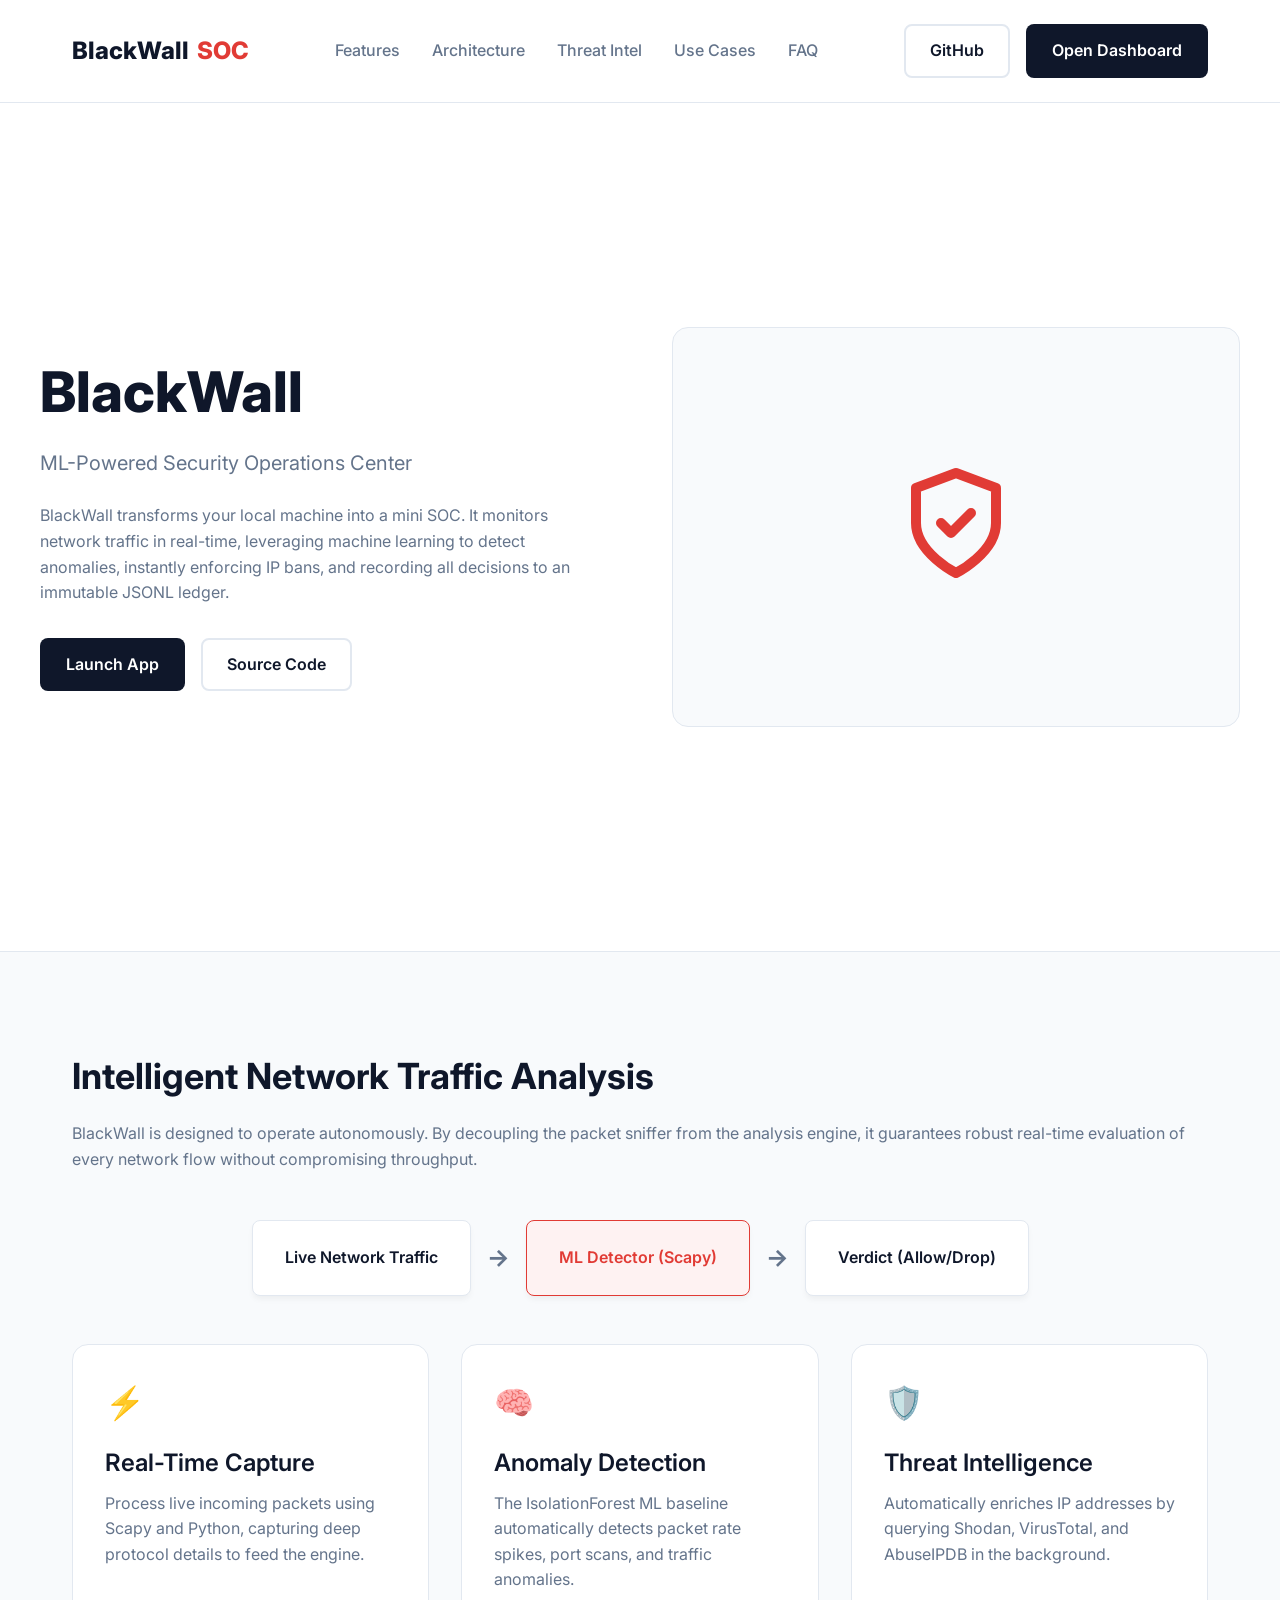
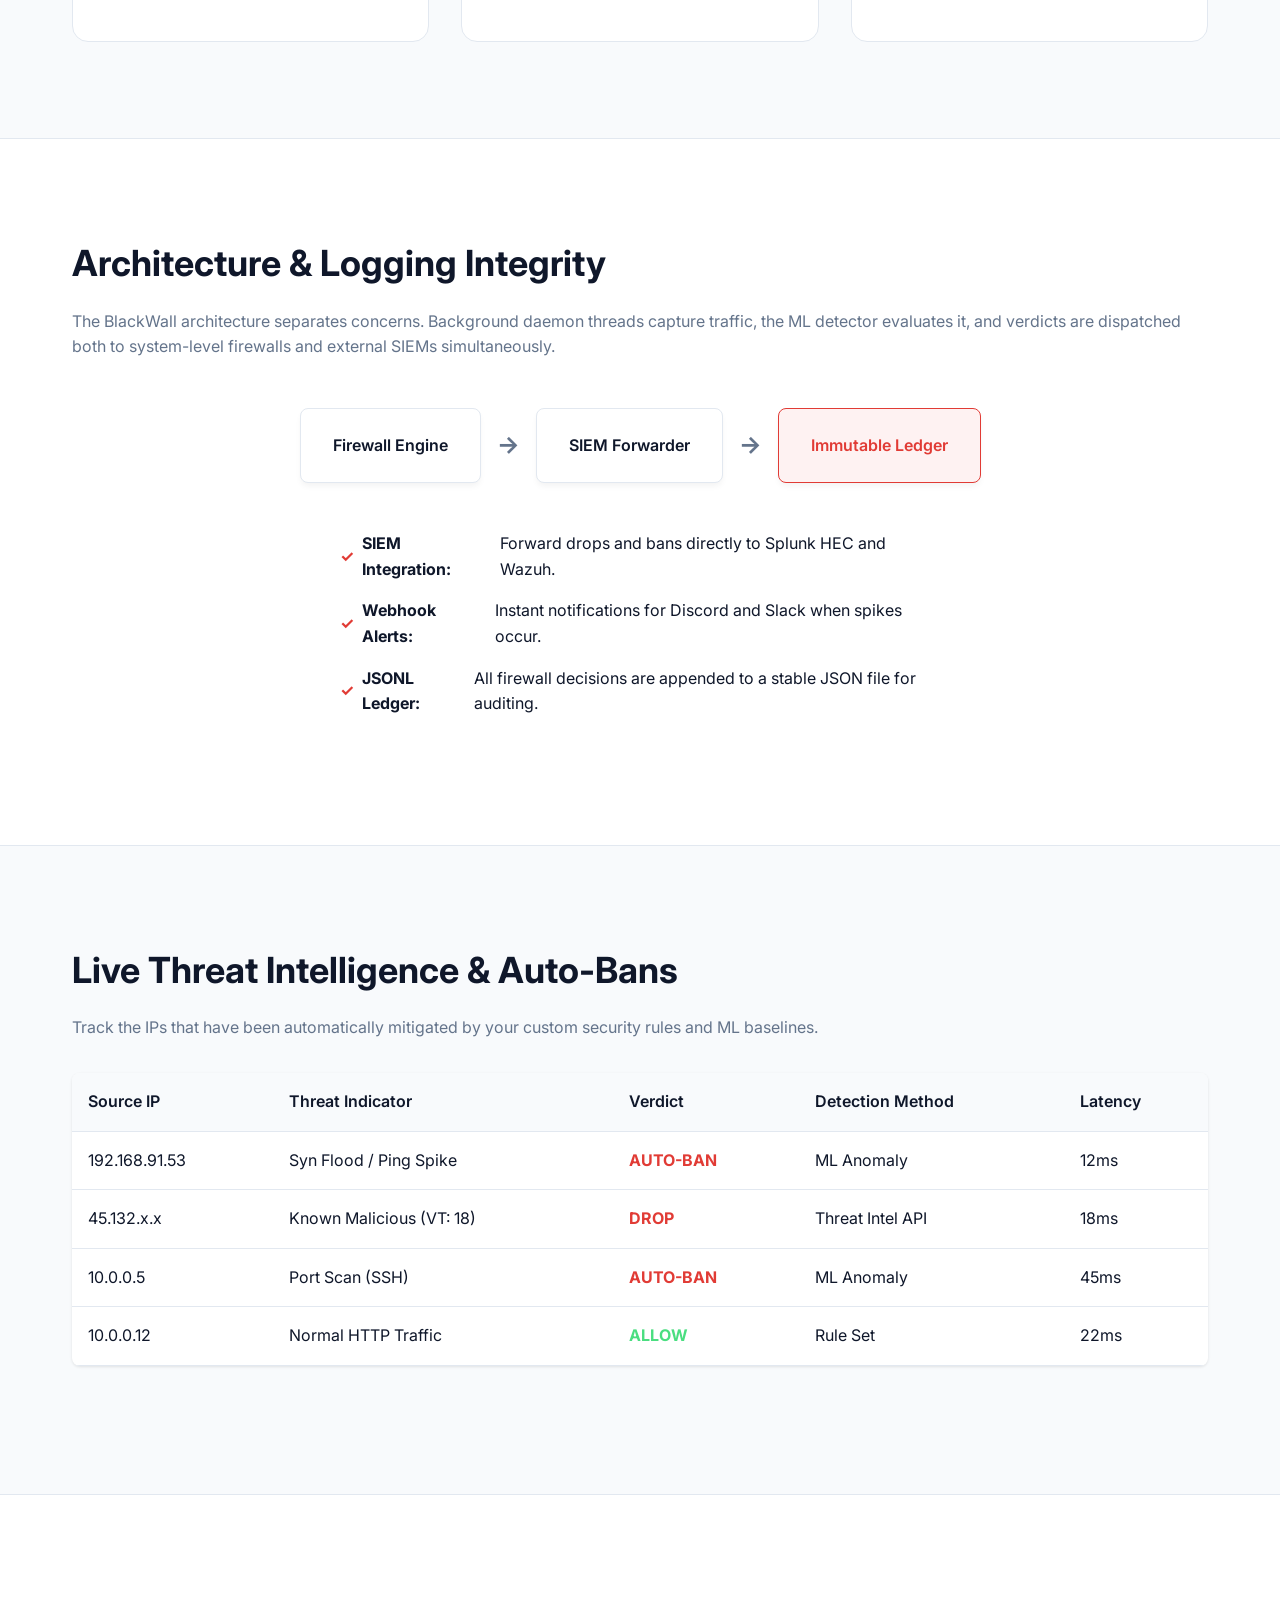
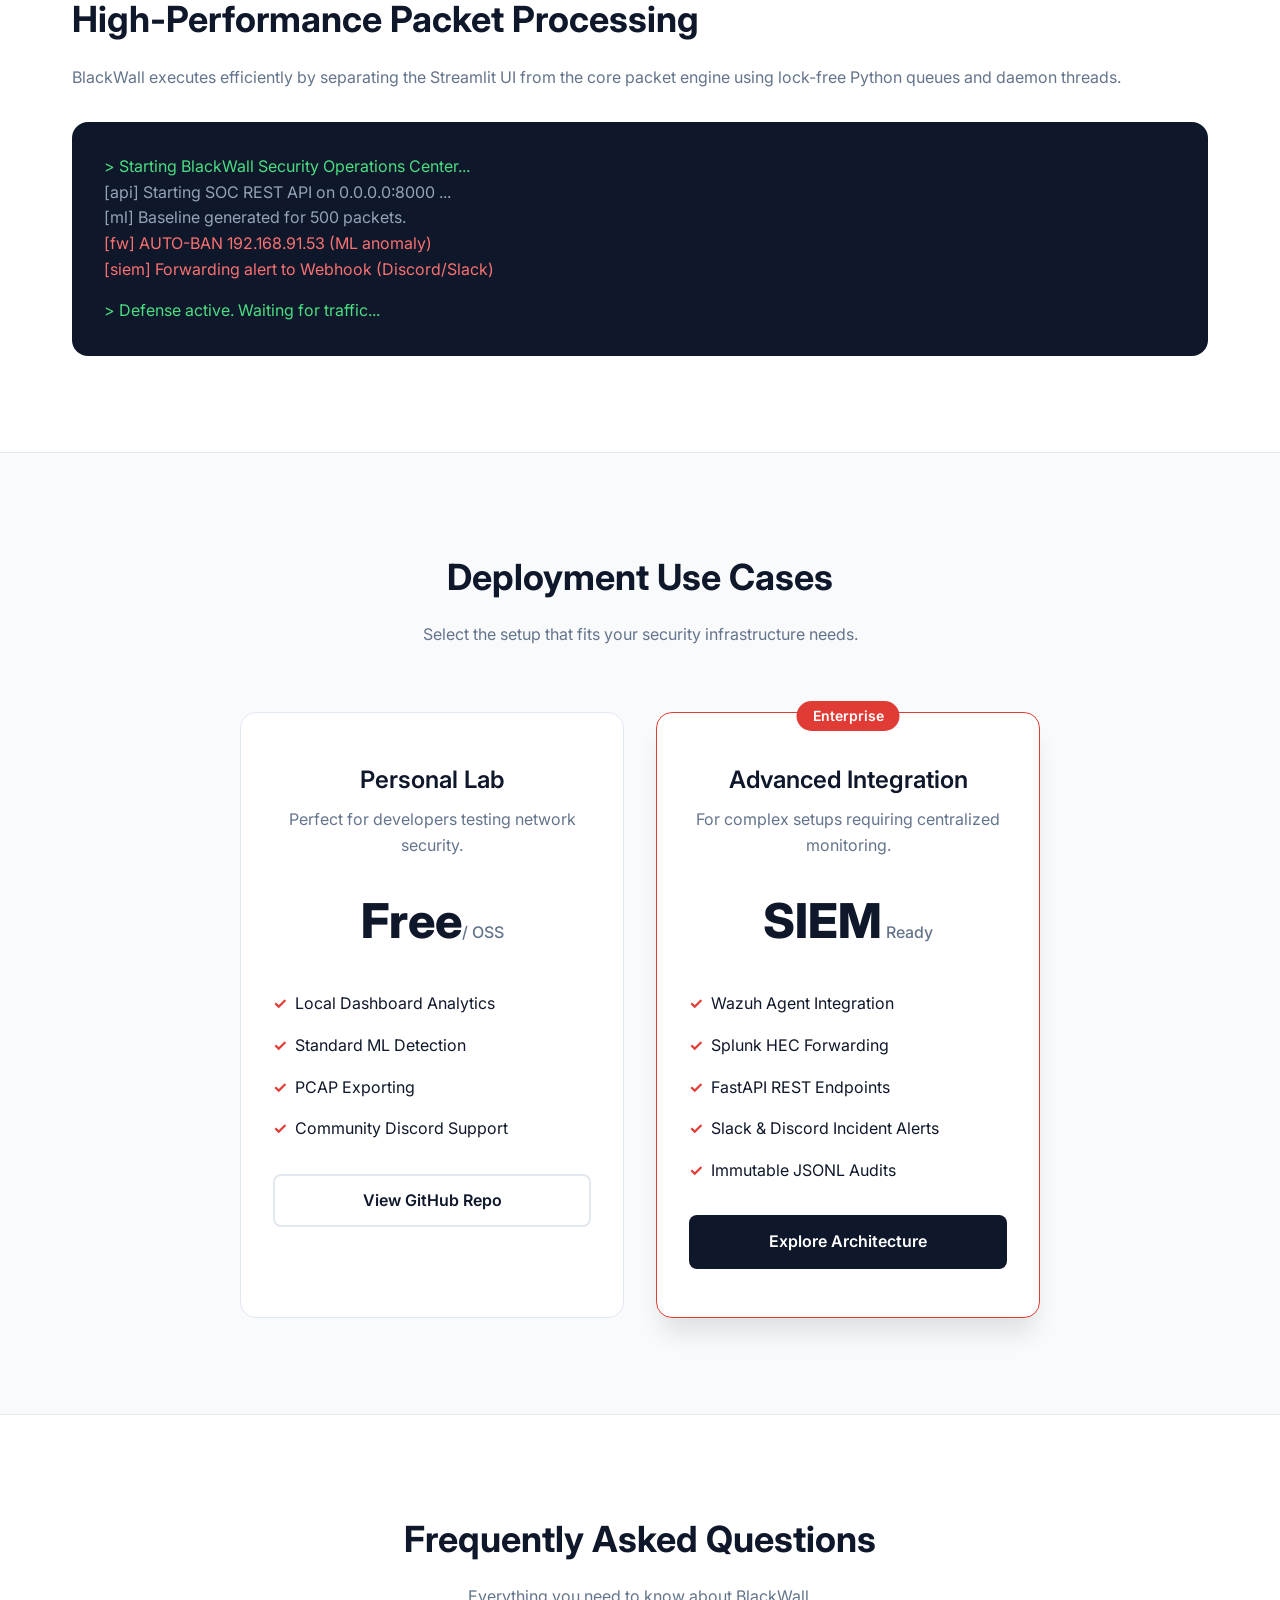
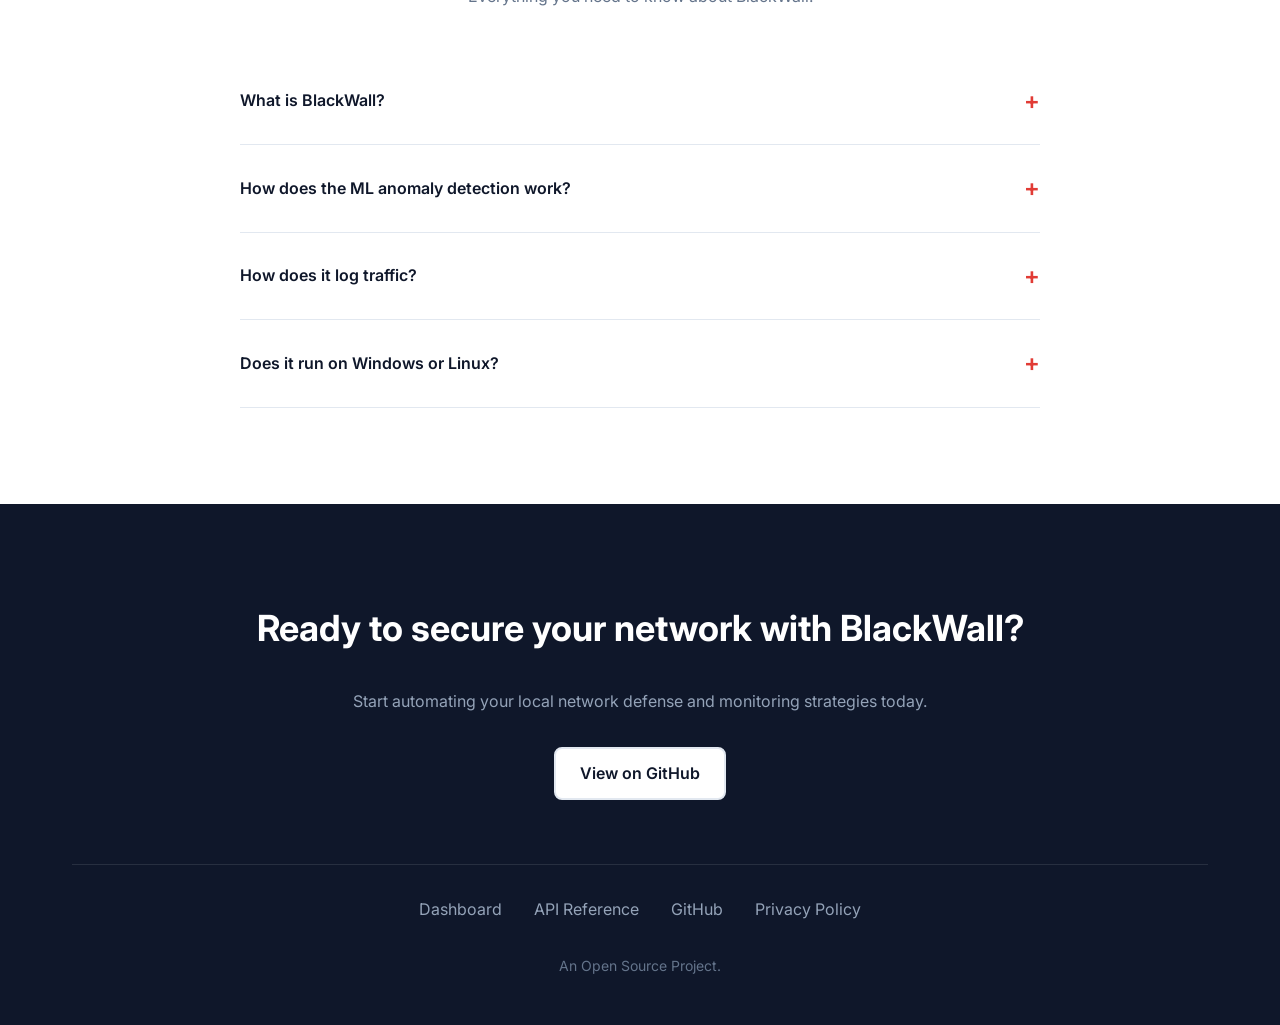
<file: docs/index.html>
<!DOCTYPE html>
<html lang="en">
<head>
    <meta charset="UTF-8">
    <meta name="viewport" content="width=device-width, initial-scale=1.0">
    <title>BlackWall - ML-Powered Security Operations Center</title>
    <meta name="description" content="BlackWall is an open-source, ML-powered Security Operations Center and firewall engine that brings enterprise-level network monitoring to your local machine.">
    <meta name="keywords" content="BlackWall, SOC, Security Operations Center, Firewall, ML Anomaly Detection, IsolationForest, Scapy, SIEM, Splunk, Wazuh">
    <meta property="og:title" content="BlackWall - ML-Powered Security Operations Center">
    <meta property="og:description" content="Transform your local machine into a mini SOC with real-time network monitoring, machine learning anomaly detection, and JSONL ledgers.">
    <meta property="og:type" content="website">
    <meta name="twitter:card" content="summary_large_image">
    <meta name="twitter:title" content="BlackWall - ML-Powered Security Operations Center">
    <meta name="twitter:description" content="Transform your local machine into a mini SOC with real-time network monitoring and ML anomaly detection.">
    <link href="https://fonts.googleapis.com/css2?family=Inter:wght@400;500;600;700;800&display=swap" rel="stylesheet">
    <link href="style.css" rel="stylesheet">
</head>
<body>

    <nav>
        <div class="container nav-container">
            <div class="logo">BlackWall <span>SOC</span></div>
            <div class="nav-links">
                <a href="#features">Features</a>
                <a href="#architecture">Architecture</a>
                <a href="#data">Threat Intel</a>
                <a href="#pricing">Use Cases</a>
                <a href="#faq">FAQ</a>
            </div>
            <div class="nav-actions">
                <a href="https://github.com/rootwithkhandal/blackwall" target="_blank" class="btn btn-outline">GitHub</a>
                <a href="http://localhost:8501" class="btn btn-primary">Open Dashboard</a>
            </div>
        </div>
    </nav>

    <main>
        <section class="section-light">
            <div class="container hero">
                <div>
                    <h1>BlackWall</h1>
                    <p style="font-size: 1.25rem; margin-bottom: 1.5rem;">ML-Powered Security Operations Center</p>
                    <p>BlackWall transforms your local machine into a mini SOC. It monitors network traffic in real-time, leveraging machine learning to detect anomalies, instantly enforcing IP bans, and recording all decisions to an immutable JSONL ledger.</p>
                    <div class="hero-actions">
                        <a href="http://localhost:8501" class="btn btn-primary">Launch App</a>
                        <a href="https://github.com/rootwithkhandal/blackwall" target="_blank" class="btn btn-outline">Source Code</a>
                    </div>
                </div>
                <div class="hero-visual">
                    <div style="text-align: center;">
                        <svg width="120" height="120" viewBox="0 0 24 24" fill="none" stroke="var(--primary)" stroke-width="2" stroke-linecap="round" stroke-linejoin="round">
                            <path d="M12 22s8-4 8-10V5l-8-3-8 3v7c0 6 8 10 8 10z"></path>
                            <path d="M9 12l2 2 4-4"></path>
                        </svg>
                    </div>
                </div>
            </div>
        </section>

        <section id="features" class="section-gray">
            <div class="container">
                <h2>Intelligent Network Traffic Analysis</h2>
                <p>BlackWall is designed to operate autonomously. By decoupling the packet sniffer from the analysis engine, it guarantees robust real-time evaluation of every network flow without compromising throughput.</p>

                <div class="flowchart">
                    <div class="node">Live Network Traffic</div>
                    <div class="arrow">→</div>
                    <div class="node highlight">ML Detector (Scapy)</div>
                    <div class="arrow">→</div>
                    <div class="node">Verdict (Allow/Drop)</div>
                </div>

                <div class="features-grid">
                    <div class="feature-card">
                        <div class="feature-icon">⚡</div>
                        <h3>Real-Time Capture</h3>
                        <p>Process live incoming packets using Scapy and Python, capturing deep protocol details to feed the engine.</p>
                    </div>
                    <div class="feature-card">
                        <div class="feature-icon">🧠</div>
                        <h3>Anomaly Detection</h3>
                        <p>The IsolationForest ML baseline automatically detects packet rate spikes, port scans, and traffic anomalies.</p>
                    </div>
                    <div class="feature-card">
                        <div class="feature-icon">🛡️</div>
                        <h3>Threat Intelligence</h3>
                        <p>Automatically enriches IP addresses by querying Shodan, VirusTotal, and AbuseIPDB in the background.</p>
                    </div>
                </div>
            </div>
        </section>

        <section id="architecture" class="section-light">
            <div class="container">
                <h2>Architecture & Logging Integrity</h2>
                <p>The BlackWall architecture separates concerns. Background daemon threads capture traffic, the ML detector evaluates it, and verdicts are dispatched both to system-level firewalls and external SIEMs simultaneously.</p>

                <div class="flowchart">
                    <div class="node">Firewall Engine</div>
                    <div class="arrow">→</div>
                    <div class="node">SIEM Forwarder</div>
                    <div class="arrow">→</div>
                    <div class="node highlight">Immutable Ledger</div>
                </div>

                <ul class="pricing-features" style="max-width: 600px; margin: 2rem auto;">
                    <li><strong>SIEM Integration:</strong> Forward drops and bans directly to Splunk HEC and Wazuh.</li>
                    <li><strong>Webhook Alerts:</strong> Instant notifications for Discord and Slack when spikes occur.</li>
                    <li><strong>JSONL Ledger:</strong> All firewall decisions are appended to a stable JSON file for auditing.</li>
                </ul>
            </div>
        </section>

        <section id="data" class="section-gray">
            <div class="container">
                <h2>Live Threat Intelligence & Auto-Bans</h2>
                <p>Track the IPs that have been automatically mitigated by your custom security rules and ML baselines.</p>

                <table class="data-table">
                    <thead>
                        <tr>
                            <th>Source IP</th>
                            <th>Threat Indicator</th>
                            <th>Verdict</th>
                            <th>Detection Method</th>
                            <th>Latency</th>
                        </tr>
                    </thead>
                    <tbody>
                        <tr>
                            <td>192.168.91.53</td>
                            <td>Syn Flood / Ping Spike</td>
                            <td><span style="color: var(--primary); font-weight:bold;">AUTO-BAN</span></td>
                            <td>ML Anomaly</td>
                            <td>12ms</td>
                        </tr>
                        <tr>
                            <td>45.132.x.x</td>
                            <td>Known Malicious (VT: 18)</td>
                            <td><span style="color: var(--primary); font-weight:bold;">DROP</span></td>
                            <td>Threat Intel API</td>
                            <td>18ms</td>
                        </tr>
                        <tr>
                            <td>10.0.0.5</td>
                            <td>Port Scan (SSH)</td>
                            <td><span style="color: var(--primary); font-weight:bold;">AUTO-BAN</span></td>
                            <td>ML Anomaly</td>
                            <td>45ms</td>
                        </tr>
                        <tr>
                            <td>10.0.0.12</td>
                            <td>Normal HTTP Traffic</td>
                            <td><span style="color: #4ADE80; font-weight:bold;">ALLOW</span></td>
                            <td>Rule Set</td>
                            <td>22ms</td>
                        </tr>
                    </tbody>
                </table>
            </div>
        </section>

        <section id="speed" class="section-light">
            <div class="container">
                <h2>High-Performance Packet Processing</h2>
                <p>BlackWall executes efficiently by separating the Streamlit UI from the core packet engine using lock-free Python queues and daemon threads.</p>

                <div style="background: var(--text-dark); color: #fff; padding: 2rem; border-radius: 1rem; margin-top: 2rem; font-family: monospace; overflow-x: auto;">
                    <div style="color: #4ADE80;">> Starting BlackWall Security Operations Center...</div>
                    <div style="color: #94A3B8;">[api] Starting SOC REST API on 0.0.0.0:8000 ...</div>
                    <div style="color: #94A3B8;">[ml] Baseline generated for 500 packets.</div>
                    <div style="color: #F87171;">[fw] AUTO-BAN 192.168.91.53 (ML anomaly)</div>
                    <div style="color: #F87171;">[siem] Forwarding alert to Webhook (Discord/Slack)</div>
                    <div style="color: #4ADE80; margin-top: 1rem;">> Defense active. Waiting for traffic...</div>
                </div>
            </div>
        </section>

        <section id="pricing" class="section-gray">
            <div class="container">
                <div style="text-align: center;">
                    <h2>Deployment Use Cases</h2>
                    <p>Select the setup that fits your security infrastructure needs.</p>
                </div>

                <div class="pricing-grid">
                    <div class="pricing-card">
                        <h3>Personal Lab</h3>
                        <p>Perfect for developers testing network security.</p>
                        <div class="price">Free<span style="font-size: 1rem; color: var(--text-gray); font-weight: 500;">/ OSS</span></div>
                        <ul class="pricing-features">
                            <li>Local Dashboard Analytics</li>
                            <li>Standard ML Detection</li>
                            <li>PCAP Exporting</li>
                            <li>Community Discord Support</li>
                        </ul>
                        <a href="https://github.com/rootwithkhandal/blackwall" target="_blank" class="btn btn-outline" style="width: 100%;">View GitHub Repo</a>
                    </div>

                    <div class="pricing-card popular">
                        <div class="popular-badge">Enterprise</div>
                        <h3>Advanced Integration</h3>
                        <p>For complex setups requiring centralized monitoring.</p>
                        <div class="price">SIEM<span style="font-size: 1rem; color: var(--text-gray); font-weight: 500;"> Ready</span></div>
                        <ul class="pricing-features">
                            <li>Wazuh Agent Integration</li>
                            <li>Splunk HEC Forwarding</li>
                            <li>FastAPI REST Endpoints</li>
                            <li>Slack & Discord Incident Alerts</li>
                            <li>Immutable JSONL Audits</li>
                        </ul>
                        <a href="architecture.html" class="btn btn-primary" style="width: 100%;">Explore Architecture</a>
                    </div>
                </div>
            </div>
        </section>

        <section id="faq" class="section-light">
            <div class="container">
                <div style="text-align: center;">
                    <h2>Frequently Asked Questions</h2>
                    <p>Everything you need to know about BlackWall.</p>
                </div>

                <div class="faq-list">
                    <details class="faq-item">
                        <summary class="faq-question">What is BlackWall? <span class="faq-toggle">+</span></summary>
                        <div class="faq-answer">BlackWall is an open-source, ML-powered Security Operations Center and firewall engine that brings enterprise-level network monitoring to your local machine.</div>
                    </details>
                    <details class="faq-item">
                        <summary class="faq-question">How does the ML anomaly detection work? <span class="faq-toggle">+</span></summary>
                        <div class="faq-answer">It uses an Isolation Forest algorithm from scikit-learn. The system profiles your baseline traffic for the first 5 minutes. After that, any sudden spikes in packet rates or unusual port activity are flagged as anomalies and automatically blocked.</div>
                    </details>
                    <details class="faq-item">
                        <summary class="faq-question">How does it log traffic? <span class="faq-toggle">+</span></summary>
                        <div class="faq-answer">A key requirement for incident response is stable logs. BlackWall appends every firewall rule and drop verdict into a flat JSONL ledger.</div>
                    </details>
                    <details class="faq-item">
                        <summary class="faq-question">Does it run on Windows or Linux? <span class="faq-toggle">+</span></summary>
                        <div class="faq-answer">It runs on both! On Linux, BlackWall seamlessly integrates with iptables to enforce bans at the kernel level. On Windows, it gracefully falls back to application-layer packet inspection without breaking the dashboard.</div>
                    </details>
                </div>
            </div>
        </section>
    </main>

    <footer>
        <div class="container">
            <h2>Ready to secure your network with BlackWall?</h2>
            <p style="max-width: 600px; margin: 0 auto 2rem; color: #94A3B8;">Start automating your local network defense and monitoring strategies today.</p>
            <a href="https://github.com/rootwithkhandal/blackwall" target="_blank" class="btn btn-outline" style="color: var(--text-dark);">View on GitHub</a>

            <div class="footer-links">
                <a href="http://localhost:8501">Dashboard</a>
                <a href="api-reference.html">API Reference</a>
                <a href="https://github.com/rootwithkhandal/blackwall" target="_blank">GitHub</a>
                <a href="privacy-policy.html">Privacy Policy</a>
            </div>
            <p style="color: #64748B; font-size: 0.875rem;">An Open Source Project.</p>
        </div>
    </footer>


</body>
</html>
</file>
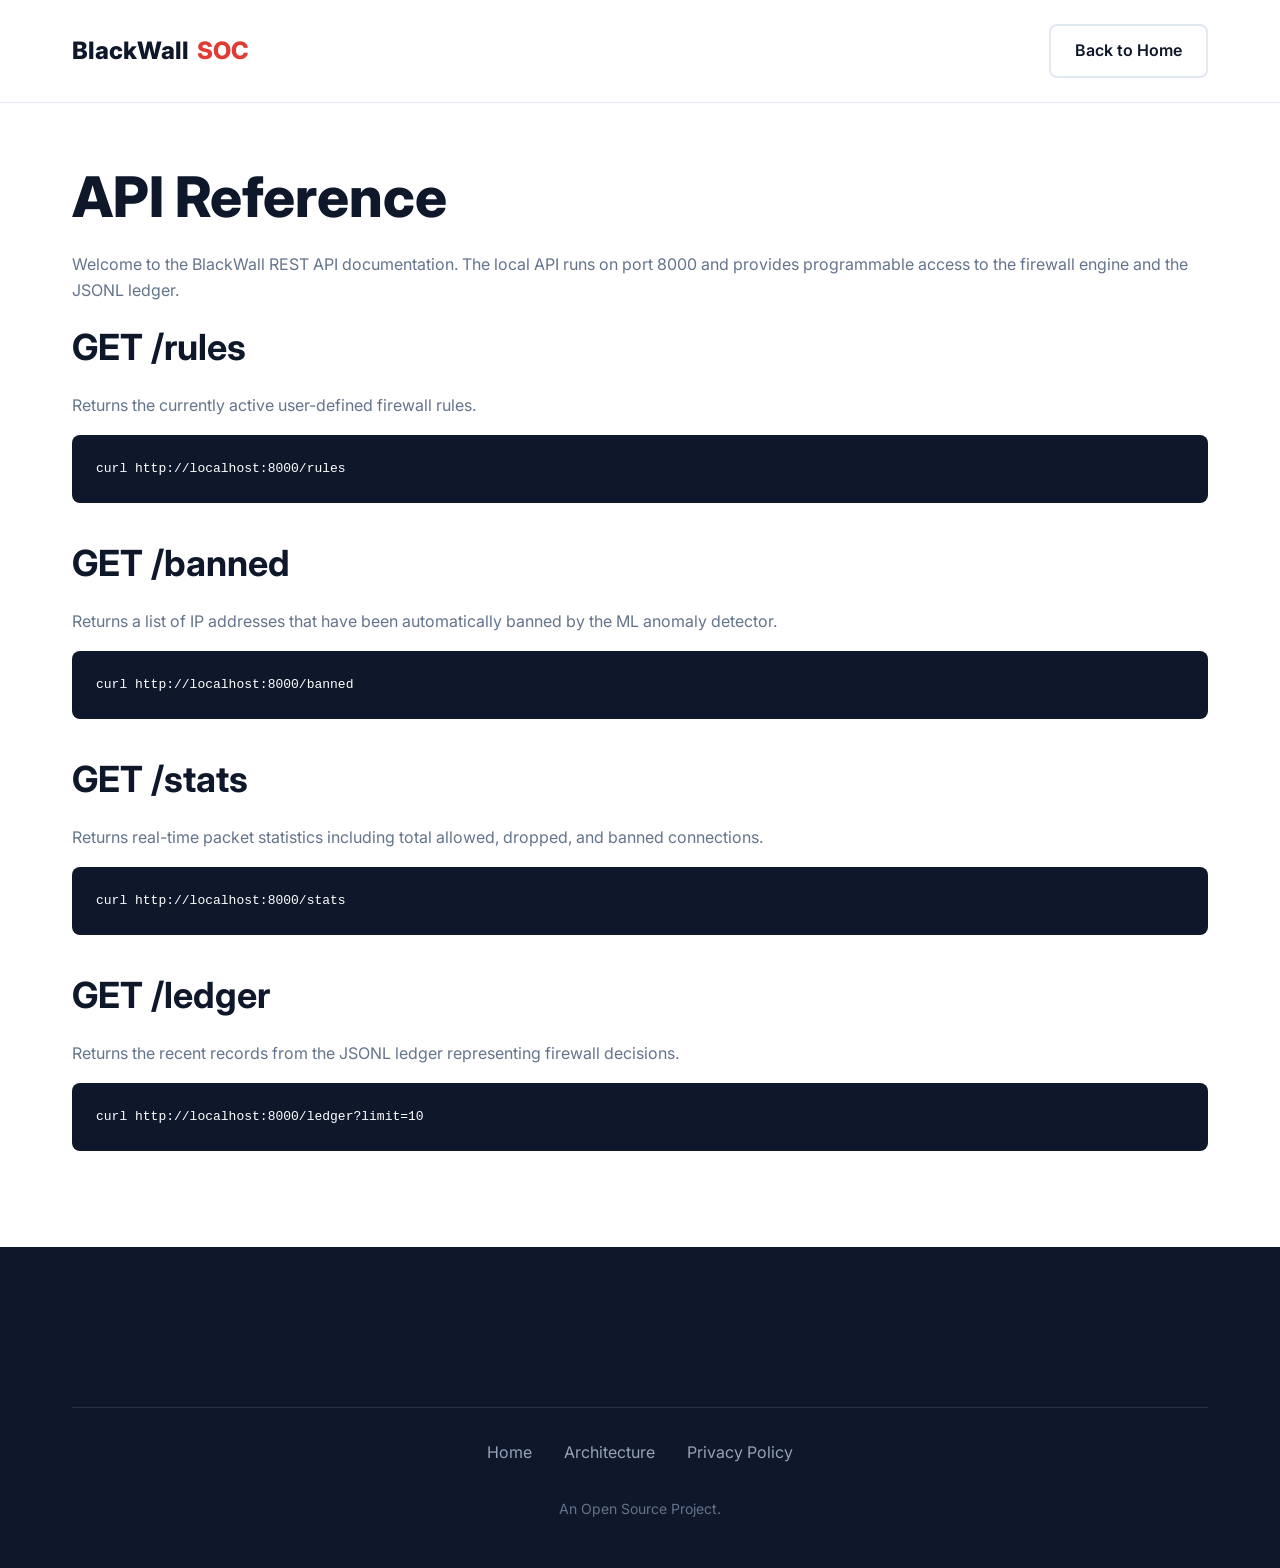
<file: docs/api-reference.html>
<!DOCTYPE html>
<html lang="en">
<head>
    <meta charset="UTF-8">
    <meta name="viewport" content="width=device-width, initial-scale=1.0">
    <title>BlackWall - API Reference</title>
    <meta name="description" content="BlackWall REST API documentation. Automate and integrate your Security Operations Center with external tools using our local FastAPI endpoints.">
    <meta name="keywords" content="BlackWall, API, REST, FastAPI, SOC, Firewall API">
    <meta property="og:title" content="BlackWall - API Reference">
    <meta property="og:description" content="Programmable access to the BlackWall firewall engine and JSONL ledger.">
    <meta property="og:type" content="website">
    <link href="https://fonts.googleapis.com/css2?family=Inter:wght@400;500;600;700;800&display=swap" rel="stylesheet">
    <link href="style.css" rel="stylesheet">
</head>
<body>
    <nav>
        <div class="container nav-container">
            <a href="https://github.com/rootwithkhandal/blackwall" class="logo">BlackWall <span>SOC</span></a>
            <div class="nav-actions">
                <a href="index.html" class="btn btn-outline">Back to Home</a>
            </div>
        </div>
    </nav>

    <main class="content-section">
        <div class="container">
            <h1>API Reference</h1>
            <p>Welcome to the BlackWall REST API documentation. The local API runs on port 8000 and provides programmable access to the firewall engine and the JSONL ledger.</p>

            <h2>GET /rules</h2>
            <p>Returns the currently active user-defined firewall rules.</p>
            <div class="code-block">
curl http://localhost:8000/rules
            </div>

            <h2>GET /banned</h2>
            <p>Returns a list of IP addresses that have been automatically banned by the ML anomaly detector.</p>
            <div class="code-block">
curl http://localhost:8000/banned
            </div>

            <h2>GET /stats</h2>
            <p>Returns real-time packet statistics including total allowed, dropped, and banned connections.</p>
            <div class="code-block">
curl http://localhost:8000/stats
            </div>

            <h2>GET /ledger</h2>
            <p>Returns the recent records from the JSONL ledger representing firewall decisions.</p>
            <div class="code-block">
curl http://localhost:8000/ledger?limit=10
            </div>
        </div>
    </main>

    <footer>
        <div class="container">
            <div class="footer-links">
                <a href="index.html">Home</a>
                <a href="architecture.html">Architecture</a>
                <a href="privacy-policy.html">Privacy Policy</a>
            </div>
            <p style="color: #64748B; font-size: 0.875rem;">An Open Source Project.</p>
        </div>
    </footer>
</body>
</html>
</file>
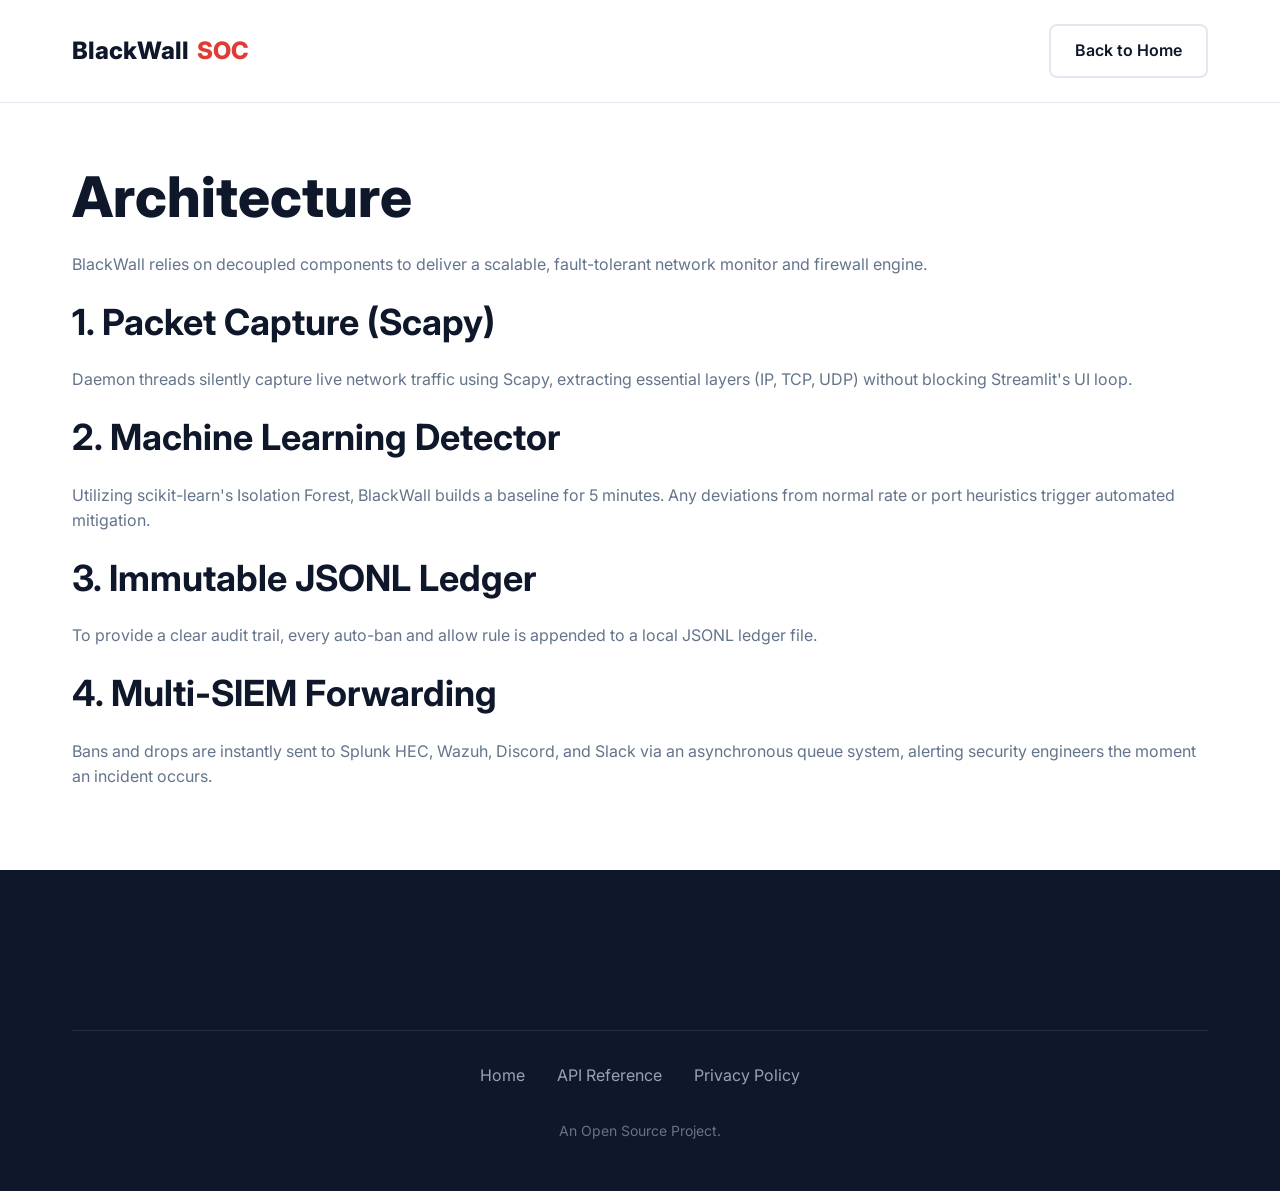
<file: docs/architecture.html>
<!DOCTYPE html>
<html lang="en">
<head>
    <meta charset="UTF-8">
    <meta name="viewport" content="width=device-width, initial-scale=1.0">
    <title>BlackWall - Architecture</title>
    <meta name="description" content="Explore the architecture of the BlackWall ML-powered Security Operations Center. Learn about the Scapy packet engine, Isolation Forest ML, and JSONL ledger.">
    <meta name="keywords" content="BlackWall Architecture, ML Firewall, Scapy, IsolationForest, JSONL Ledger, SIEM Architecture">
    <meta property="og:title" content="BlackWall - Architecture">
    <meta property="og:description" content="Explore the decoupled, high-performance architecture powering the BlackWall mini SOC.">
    <meta property="og:type" content="website">
    <link href="https://fonts.googleapis.com/css2?family=Inter:wght@400;500;600;700;800&display=swap" rel="stylesheet">
    <link href="style.css" rel="stylesheet">
</head>
<body>
    <nav>
        <div class="container nav-container">
            <a href="https://github.com/rootwithkhandal/blackwall" class="logo">BlackWall <span>SOC</span></a>
            <div class="nav-actions">
                <a href="index.html" class="btn btn-outline">Back to Home</a>
            </div>
        </div>
    </nav>
    <main class="content-section">
        <div class="container">
            <h1>Architecture</h1>
            <p>BlackWall relies on decoupled components to deliver a scalable, fault-tolerant network monitor and firewall engine.</p>
            <h2>1. Packet Capture (Scapy)</h2>
            <p>Daemon threads silently capture live network traffic using Scapy, extracting essential layers (IP, TCP, UDP) without blocking Streamlit's UI loop.</p>
            <h2>2. Machine Learning Detector</h2>
            <p>Utilizing scikit-learn's Isolation Forest, BlackWall builds a baseline for 5 minutes. Any deviations from normal rate or port heuristics trigger automated mitigation.</p>
            <h2>3. Immutable JSONL Ledger</h2>
            <p>To provide a clear audit trail, every auto-ban and allow rule is appended to a local JSONL ledger file.</p>
            <h2>4. Multi-SIEM Forwarding</h2>
            <p>Bans and drops are instantly sent to Splunk HEC, Wazuh, Discord, and Slack via an asynchronous queue system, alerting security engineers the moment an incident occurs.</p>
        </div>
    </main>
    <footer>
        <div class="container">
            <div class="footer-links">
                <a href="index.html">Home</a>
                <a href="api-reference.html">API Reference</a>
                <a href="privacy-policy.html">Privacy Policy</a>
            </div>
            <p style="color: #64748B; font-size: 0.875rem;">An Open Source Project.</p>
        </div>
    </footer>
</body>
</html>
</file>
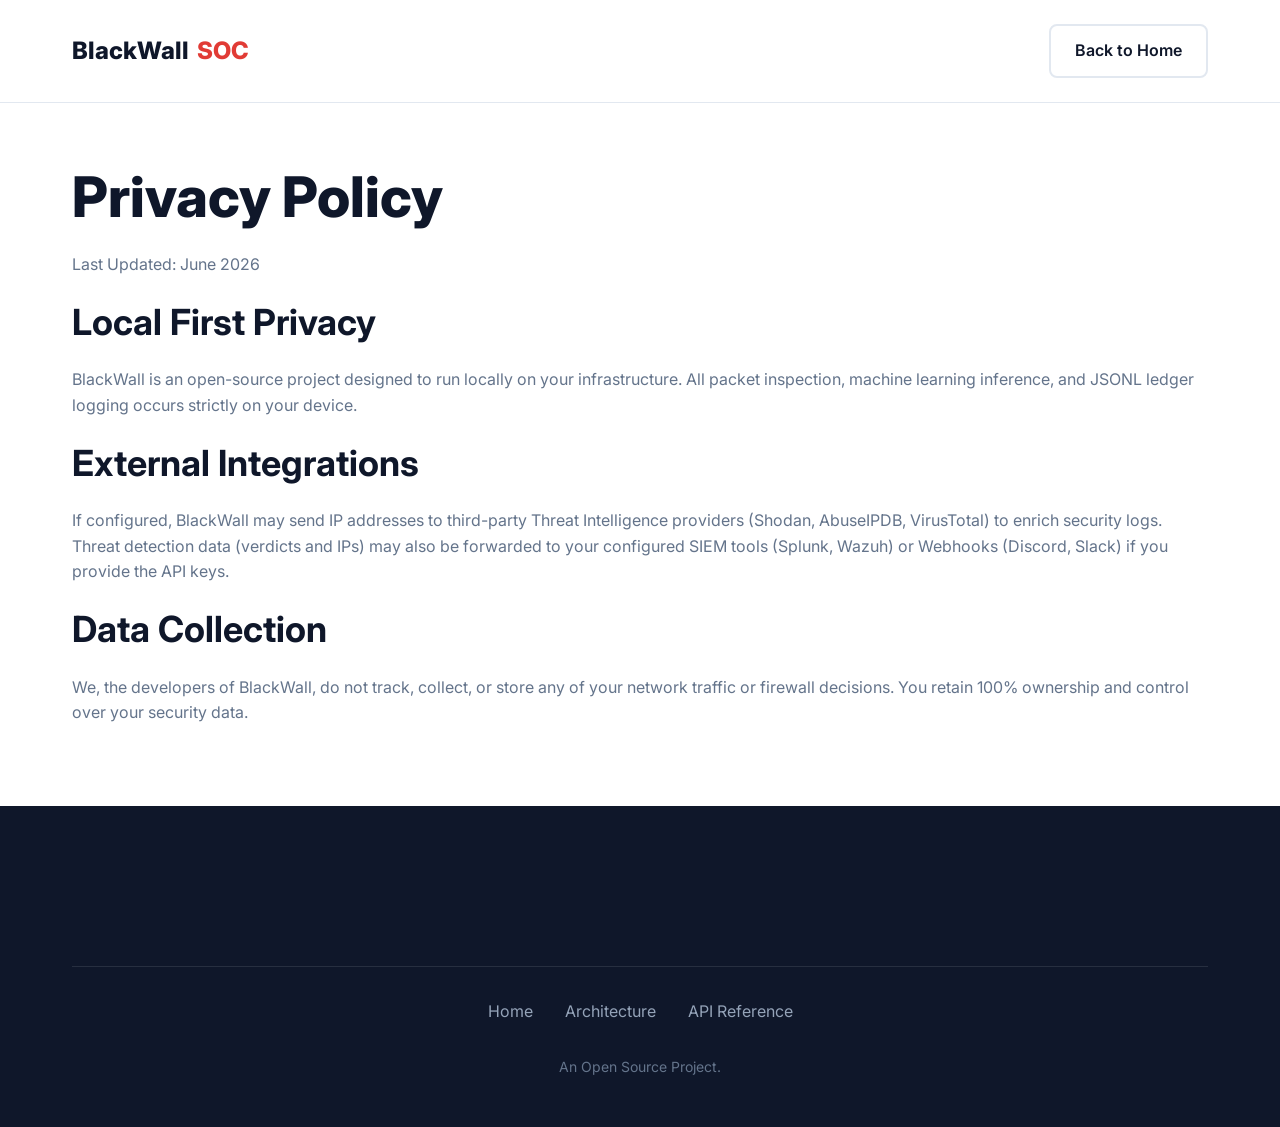
<file: docs/privacy-policy.html>
<!DOCTYPE html>
<html lang="en">
<head>
    <meta charset="UTF-8">
    <meta name="viewport" content="width=device-width, initial-scale=1.0">
    <title>BlackWall - Privacy Policy</title>
    <meta name="description" content="BlackWall Privacy Policy. Learn how our local-first, open-source firewall handles your security data and external threat intelligence integrations.">
    <meta name="keywords" content="BlackWall Privacy Policy, Security, Local-first, Open Source Firewall Privacy">
    <meta property="og:title" content="BlackWall - Privacy Policy">
    <meta property="og:description" content="Read about BlackWall's local-first privacy commitments.">
    <meta property="og:type" content="website">
    <link href="https://fonts.googleapis.com/css2?family=Inter:wght@400;500;600;700;800&display=swap" rel="stylesheet">
    <link href="style.css" rel="stylesheet">
</head>
<body>
    <nav>
        <div class="container nav-container">
            <a href="https://github.com/rootwithkhandal/blackwall" class="logo">BlackWall <span>SOC</span></a>
            <div class="nav-actions">
                <a href="index.html" class="btn btn-outline">Back to Home</a>
            </div>
        </div>
    </nav>
    <main class="content-section">
        <div class="container">
            <h1>Privacy Policy</h1>
            <p>Last Updated: June 2026</p>
            <h2>Local First Privacy</h2>
            <p>BlackWall is an open-source project designed to run locally on your infrastructure. All packet inspection, machine learning inference, and JSONL ledger logging occurs strictly on your device.</p>
            <h2>External Integrations</h2>
            <p>If configured, BlackWall may send IP addresses to third-party Threat Intelligence providers (Shodan, AbuseIPDB, VirusTotal) to enrich security logs. Threat detection data (verdicts and IPs) may also be forwarded to your configured SIEM tools (Splunk, Wazuh) or Webhooks (Discord, Slack) if you provide the API keys.</p>
            <h2>Data Collection</h2>
            <p>We, the developers of BlackWall, do not track, collect, or store any of your network traffic or firewall decisions. You retain 100% ownership and control over your security data.</p>
        </div>
    </main>
    <footer>
        <div class="container">
            <div class="footer-links">
                <a href="index.html">Home</a>
                <a href="architecture.html">Architecture</a>
                <a href="api-reference.html">API Reference</a>
            </div>
            <p style="color: #64748B; font-size: 0.875rem;">An Open Source Project.</p>
        </div>
    </footer>
</body>
</html>
</file>
<file: docs/style.css>
:root {
    --primary: #E13B35;
    --primary-hover: #C5302A;
    --text-dark: #0F172A;
    --text-gray: #64748B;
    --bg-light: #F8FAFC;
    --bg-white: #FFFFFF;
    --border-color: #E2E8F0;
}

* {
    margin: 0;
    padding: 0;
    box-sizing: border-box;
    font-family: 'Inter', sans-serif;
}

body {
    background-color: var(--bg-white);
    color: var(--text-dark);
    line-height: 1.6;
}

.container {
    max-width: 1200px;
    margin: 0 auto;
    padding: 0 2rem;
}

/* Typography */
h1 { font-size: 3.5rem; font-weight: 800; line-height: 1.1; margin-bottom: 1.5rem; }
h2 { font-size: 2.25rem; font-weight: 700; margin-bottom: 1rem; }
h3 { font-size: 1.5rem; font-weight: 600; margin-bottom: 0.5rem; }
p { color: var(--text-gray); margin-bottom: 1rem; }

.text-primary { color: var(--primary); }

/* Buttons */
.btn {
    display: inline-flex;
    align-items: center;
    justify-content: center;
    padding: 0.75rem 1.5rem;
    border-radius: 0.5rem;
    font-weight: 600;
    text-decoration: none;
    transition: all 0.2s;
    cursor: pointer;
    border: 2px solid transparent;
}
.btn-primary { background-color: var(--text-dark); color: white; }
.btn-primary:hover { background-color: #000; }
.btn-outline { background-color: white; color: var(--text-dark); border-color: var(--border-color); }
.btn-outline:hover { border-color: var(--text-dark); }
.btn-red { background-color: var(--primary); color: white; }
.btn-red:hover { background-color: var(--primary-hover); }

/* Navbar */
nav {
    padding: 1.5rem 0;
    border-bottom: 1px solid var(--border-color);
    background: white;
    position: sticky;
    top: 0;
    z-index: 100;
}
.nav-container {
    display: flex;
    justify-content: space-between;
    align-items: center;
}
.logo {
    font-size: 1.5rem;
    font-weight: 800;
    color: var(--text-dark);
    display: flex;
    align-items: center;
    gap: 0.5rem;
    text-decoration: none;
}
.logo span { color: var(--primary); }
.nav-links {
    display: flex;
    gap: 2rem;
}
.nav-links a {
    text-decoration: none;
    color: var(--text-gray);
    font-weight: 500;
}
.nav-links a:hover { color: var(--text-dark); }
.nav-actions { display: flex; gap: 1rem; }

/* Sections */
section { padding: 6rem 0; }
.section-light { background-color: var(--bg-white); }
.section-gray { background-color: var(--bg-light); border-top: 1px solid var(--border-color); border-bottom: 1px solid var(--border-color); }

/* Hero */
.hero {
    display: grid;
    grid-template-columns: 1fr 1fr;
    gap: 4rem;
    align-items: center;
    padding: 8rem 0;
}
.hero-actions {
    display: flex;
    gap: 1rem;
    margin-top: 2rem;
}
.hero-visual {
    background: var(--bg-light);
    border: 1px solid var(--border-color);
    border-radius: 1rem;
    padding: 2rem;
    display: flex;
    align-items: center;
    justify-content: center;
    height: 400px;
}

/* Abstract Flowcharts */
.flowchart {
    display: flex;
    align-items: center;
    justify-content: center;
    gap: 1rem;
    margin: 3rem 0;
    flex-wrap: wrap;
}
.node {
    background: white;
    border: 1px solid var(--border-color);
    padding: 1.5rem 2rem;
    border-radius: 0.5rem;
    font-weight: 600;
    box-shadow: 0 4px 6px -1px rgba(0, 0, 0, 0.05);
    text-align: center;
}
.node.highlight {
    border-color: var(--primary);
    color: var(--primary);
    background: #FEF2F2;
}
.arrow {
    color: var(--text-gray);
    font-size: 1.5rem;
    font-weight: bold;
}

/* Features Grid */
.features-grid {
    display: grid;
    grid-template-columns: repeat(3, 1fr);
    gap: 2rem;
    margin-top: 3rem;
}
.feature-card {
    background: white;
    padding: 2rem;
    border-radius: 1rem;
    border: 1px solid var(--border-color);
}
.feature-icon {
    color: var(--primary);
    font-size: 2rem;
    margin-bottom: 1rem;
}

/* Tables */
.data-table {
    width: 100%;
    border-collapse: collapse;
    margin: 2rem 0;
    background: white;
    box-shadow: 0 1px 3px rgba(0,0,0,0.1);
    border-radius: 0.5rem;
    overflow: hidden;
}
.data-table th, .data-table td {
    padding: 1rem;
    text-align: left;
    border-bottom: 1px solid var(--border-color);
}
.data-table th { background: var(--bg-light); font-weight: 600; color: var(--text-dark); }
.data-table tbody tr:hover { background: #F8FAFC; }

/* Pricing */
.pricing-grid {
    display: grid;
    grid-template-columns: 1fr 1fr;
    gap: 2rem;
    max-width: 800px;
    margin: 4rem auto 0;
}
.pricing-card {
    background: white;
    border: 1px solid var(--border-color);
    border-radius: 1rem;
    padding: 3rem 2rem;
    text-align: center;
}
.pricing-card.popular {
    border-color: var(--primary);
    box-shadow: 0 20px 25px -5px rgba(0, 0, 0, 0.1);
    position: relative;
}
.popular-badge {
    position: absolute;
    top: -12px;
    left: 50%;
    transform: translateX(-50%);
    background: var(--primary);
    color: white;
    padding: 0.25rem 1rem;
    border-radius: 1rem;
    font-size: 0.875rem;
    font-weight: 600;
}
.price { font-size: 3rem; font-weight: 800; margin: 1.5rem 0; }
.pricing-features {
    text-align: left;
    margin: 2rem 0;
    list-style: none;
}
.pricing-features li {
    margin-bottom: 1rem;
    display: flex;
    align-items: center;
    gap: 0.5rem;
}
.pricing-features li::before {
    content: "✓";
    color: var(--primary);
    font-weight: bold;
}

/* FAQ */
.faq-list {
    max-width: 800px;
    margin: 3rem auto 0;
}
.faq-item {
    border-bottom: 1px solid var(--border-color);
    padding: 1.5rem 0;
    cursor: pointer;
}
.faq-question {
    display: flex;
    justify-content: space-between;
    align-items: center;
    font-weight: 600;
    color: var(--text-dark);
    list-style: none;
    cursor: pointer;
}
.faq-question::marker, .faq-question::-webkit-details-marker {
    display: none;
}
.faq-answer {
    margin-top: 1rem;
    color: var(--text-gray);
}
.faq-item[open] .faq-toggle { transform: rotate(45deg); }
.faq-toggle { font-size: 1.5rem; color: var(--primary); transition: transform 0.2s; }

/* Footer */
footer {
    background: var(--text-dark);
    color: white;
    padding: 6rem 0 2rem;
    text-align: center;
}
footer h2 { margin-bottom: 2rem; }
.footer-links {
    display: flex;
    justify-content: center;
    gap: 2rem;
    margin: 4rem 0 2rem;
    border-top: 1px solid rgba(255,255,255,0.1);
    padding-top: 2rem;
}
.footer-links a { color: #94A3B8; text-decoration: none; }
.footer-links a:hover { color: white; }

.content-section { padding: 4rem 0; min-height: 60vh; }
.code-block { background: var(--text-dark); color: #fff; padding: 1.5rem; border-radius: 0.5rem; font-family: monospace; overflow-x: auto; margin: 1rem 0 2rem; }

@media (max-width: 768px) {
    .hero, .pricing-grid, .features-grid { grid-template-columns: 1fr; }
    .nav-links { display: none; }
    h1 { font-size: 2.5rem; }
}
</file>
